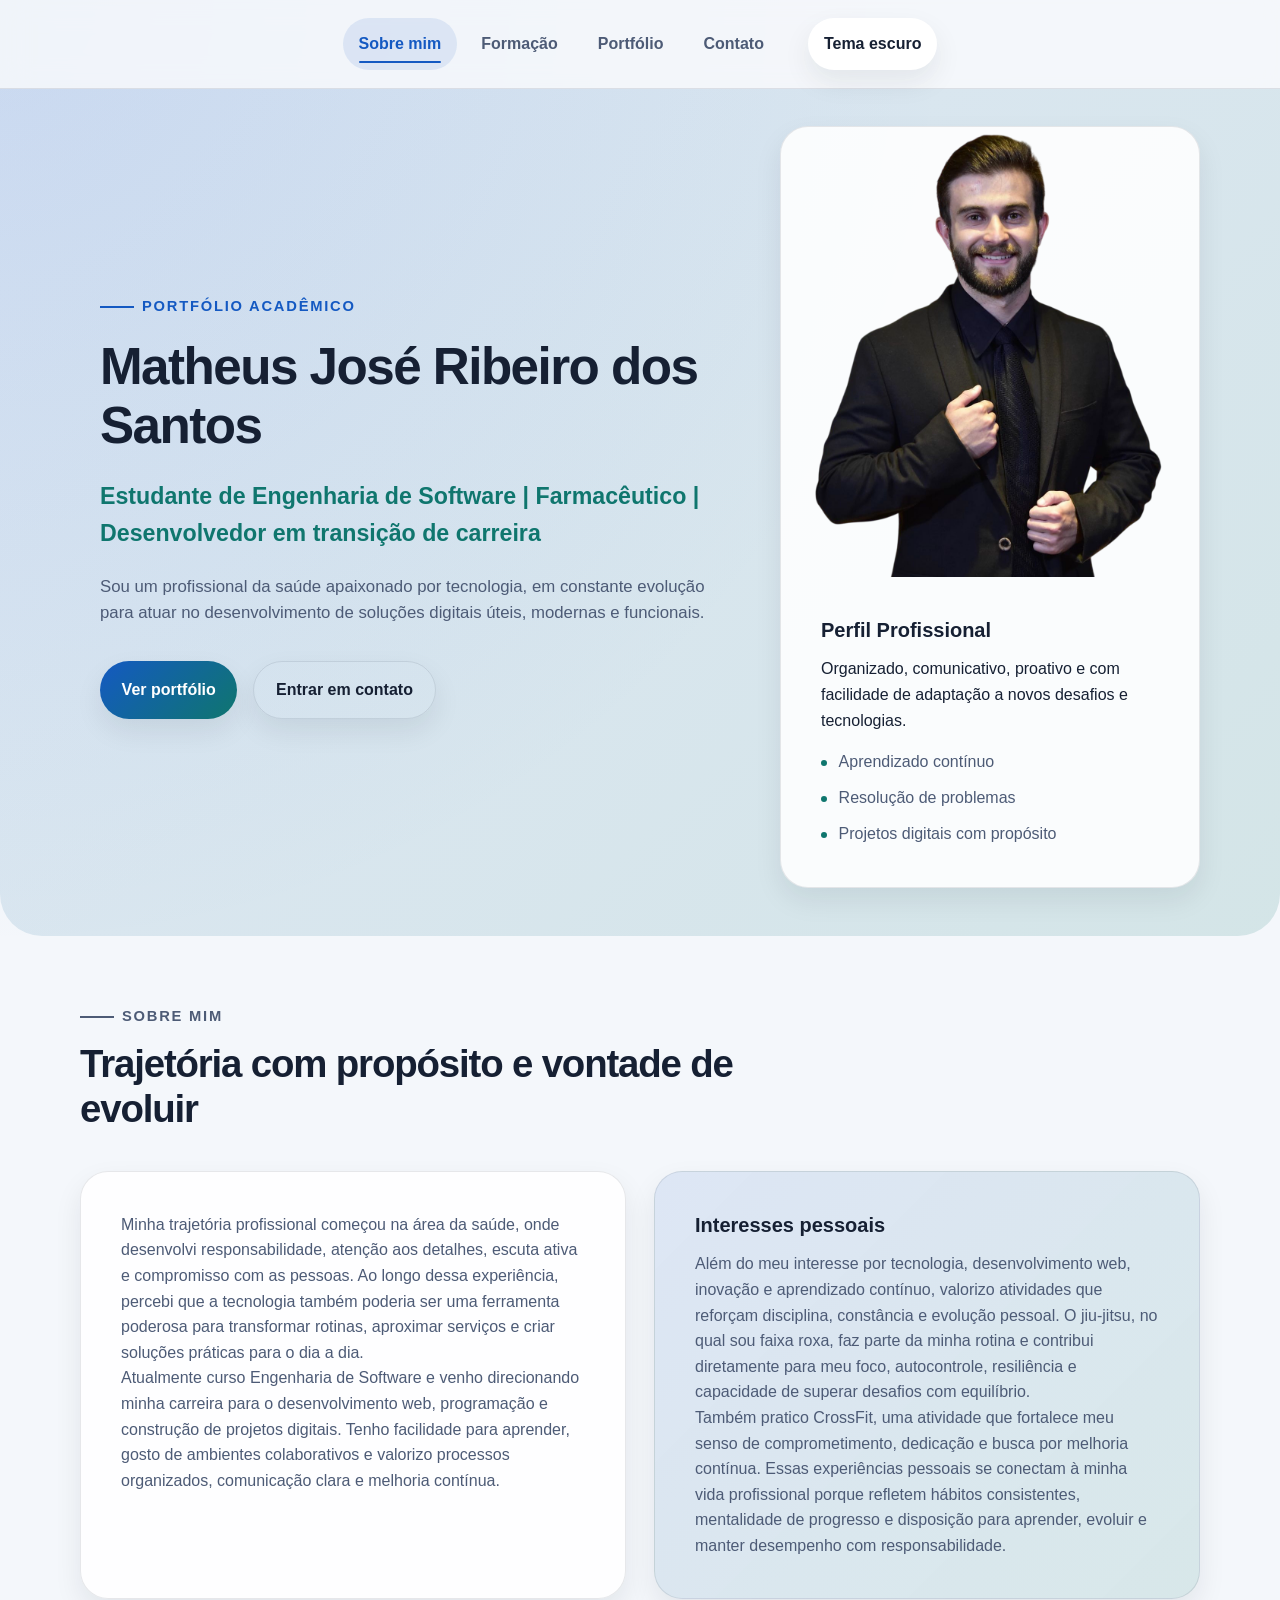
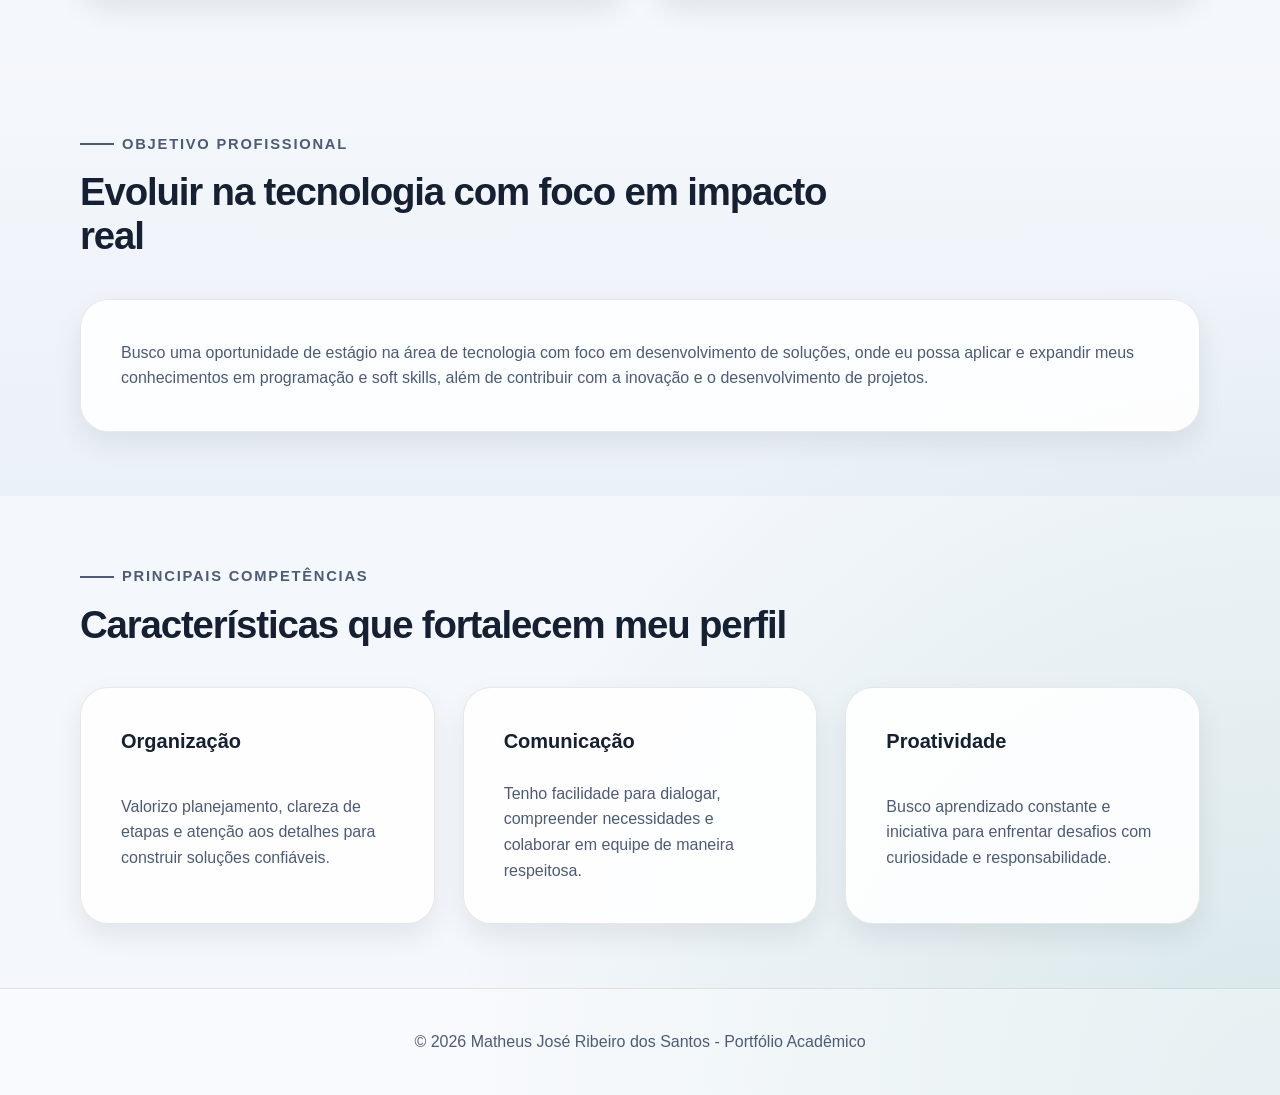
<file: index.html>
<!DOCTYPE html>
<html lang="pt-BR">
<head>
    <meta charset="UTF-8">
    <meta name="viewport" content="width=device-width, initial-scale=1.0">
    <meta name="description" content="Portfólio acadêmico e currículo online de Matheus José Ribeiro dos Santos.">
    <title>Sobre Mim | Matheus José Ribeiro dos Santos</title>
    <link rel="stylesheet" href="css/style.css">
    <script src="js/script.js" defer></script>
</head>
<body data-pagina="index.html">
    <!-- Cabeçalho fixo com navegação presente em todas as páginas -->
    <header class="cabecalhoFixo">
        <div class="limiteConteudo conteudoCabecalho">
            <button class="botaoMenu" type="button" aria-label="Abrir menu" aria-expanded="false" aria-controls="menuPrincipal">
                <span></span>
                <span></span>
                <span></span>
            </button>

            <nav class="menuPrincipal" id="menuPrincipal" aria-label="Menu principal">
                <ul class="listaNavegacao">
                    <li><a href="index.html">Sobre mim</a></li>
                    <li><a href="formacao.html">Formação</a></li>
                    <li><a href="portfolio.html">Portfólio</a></li>
                    <li><a href="contato.html">Contato</a></li>
                </ul>
                <button class="alternadorTema" type="button" aria-label="Alternar tema">Tema escuro</button>
            </nav>
        </div>
    </header>

    <main>
        <section class="secaoApresentacao">
            <div class="limiteConteudo gradeApresentacao">
                <div class="textoApresentacao revelar">
                    <p class="rotuloSecao">Portfólio Acadêmico</p>
                    <h1>Matheus José Ribeiro dos Santos</h1>
                    <p class="subtituloApresentacao">Estudante de Engenharia de Software | Farmacêutico | Desenvolvedor em transição de carreira</p>
                    <p class="descricaoApresentacao">
                        Sou um profissional da saúde apaixonado por tecnologia, em constante evolução para atuar no desenvolvimento
                        de soluções digitais úteis, modernas e funcionais.
                    </p>
                    <div class="acoesApresentacao">
                        <a class="botao botaoPrimario" href="portfolio.html">Ver portfólio</a>
                        <a class="botao botaoSecundario" href="contato.html">Entrar em contato</a>
                    </div>
                </div>

                <div class="cartaoApresentacao revelar">
                    <img src="img/foto-perfil-placeholder.jpg" alt="Imagem de perfil ilustrativa de Matheus José Ribeiro dos Santos">
                    <div class="conteudoCartaoApresentacao">
                        <h2>Perfil Profissional</h2>
                        <p>Organizado, comunicativo, proativo e com facilidade de adaptação a novos desafios e tecnologias.</p>
                        <ul class="destaquesPerfil">
                            <li>Aprendizado contínuo</li>
                            <li>Resolução de problemas</li>
                            <li>Projetos digitais com propósito</li>
                        </ul>
                    </div>
                </div>
            </div>
        </section>

        <section class="secaoConteudo">
            <div class="limiteConteudo">
                <div class="cabecalhoSecao revelar">
                    <p class="rotuloSecao">Sobre mim</p>
                    <h2>Trajetória com propósito e vontade de evoluir</h2>
                </div>

                <div class="gradeConteudo duasColunas">
                    <article class="painelInformacao revelar">
                        <p>
                            Minha trajetória profissional começou na área da saúde, onde desenvolvi responsabilidade, atenção aos detalhes,
                            escuta ativa e compromisso com as pessoas. Ao longo dessa experiência, percebi que a tecnologia também poderia ser
                            uma ferramenta poderosa para transformar rotinas, aproximar serviços e criar soluções práticas para o dia a dia.
                        </p>
                        <p>
                            Atualmente curso Engenharia de Software e venho direcionando minha carreira para o desenvolvimento web,
                            programação e construção de projetos digitais. Tenho facilidade para aprender, gosto de ambientes colaborativos
                            e valorizo processos organizados, comunicação clara e melhoria contínua.
                        </p>
                    </article>

                    <aside class="painelInformacao painelDestaque revelar">
                        <h3>Interesses pessoais</h3>
                        <p>
                            Além do meu interesse por tecnologia, desenvolvimento web, inovação e aprendizado contínuo,
                            valorizo atividades que reforçam disciplina, constância e evolução pessoal. O jiu-jitsu, no qual
                            sou faixa roxa, faz parte da minha rotina e contribui diretamente para meu foco, autocontrole,
                            resiliência e capacidade de superar desafios com equilíbrio.
                        </p>
                        <p>
                            Também pratico CrossFit, uma atividade que fortalece meu senso de comprometimento, dedicação e busca
                            por melhoria contínua. Essas experiências pessoais se conectam à minha vida profissional porque
                            refletem hábitos consistentes, mentalidade de progresso e disposição para aprender, evoluir e manter
                            desempenho com responsabilidade.
                        </p>
                    </aside>
                </div>
            </div>
        </section>

        <section class="secaoConteudo secaoSuave">
            <div class="limiteConteudo">
                <div class="cabecalhoSecao revelar">
                    <p class="rotuloSecao">Objetivo profissional</p>
                    <h2>Evoluir na tecnologia com foco em impacto real</h2>
                </div>

                <div class="cartaoObjetivo revelar">
                    <p>
                        Busco uma oportunidade de estágio na área de tecnologia com foco em desenvolvimento de soluções,
                        onde eu possa aplicar e expandir meus conhecimentos em programação e soft skills, além de contribuir
                        com a inovação e o desenvolvimento de projetos.
                    </p>
                </div>
            </div>
        </section>

        <section class="secaoConteudo">
            <div class="limiteConteudo">
                <div class="cabecalhoSecao revelar">
                    <p class="rotuloSecao">Principais competências</p>
                    <h2>Características que fortalecem meu perfil</h2>
                </div>

                <div class="gradeCartoes tresColunas">
                    <article class="cartao revelar">
                        <h3>Organização</h3>
                        <p>Valorizo planejamento, clareza de etapas e atenção aos detalhes para construir soluções confiáveis.</p>
                    </article>

                    <article class="cartao revelar">
                        <h3>Comunicação</h3>
                        <p>Tenho facilidade para dialogar, compreender necessidades e colaborar em equipe de maneira respeitosa.</p>
                    </article>

                    <article class="cartao revelar">
                        <h3>Proatividade</h3>
                        <p>Busco aprendizado constante e iniciativa para enfrentar desafios com curiosidade e responsabilidade.</p>
                    </article>
                </div>
            </div>
        </section>
    </main>

    <footer class="rodapePrincipal">
        <div class="limiteConteudo conteudoRodape">
            <p>&copy; 2026 Matheus José Ribeiro dos Santos - Portfólio Acadêmico</p>
        </div>
    </footer>
</body>
</html>
</file>
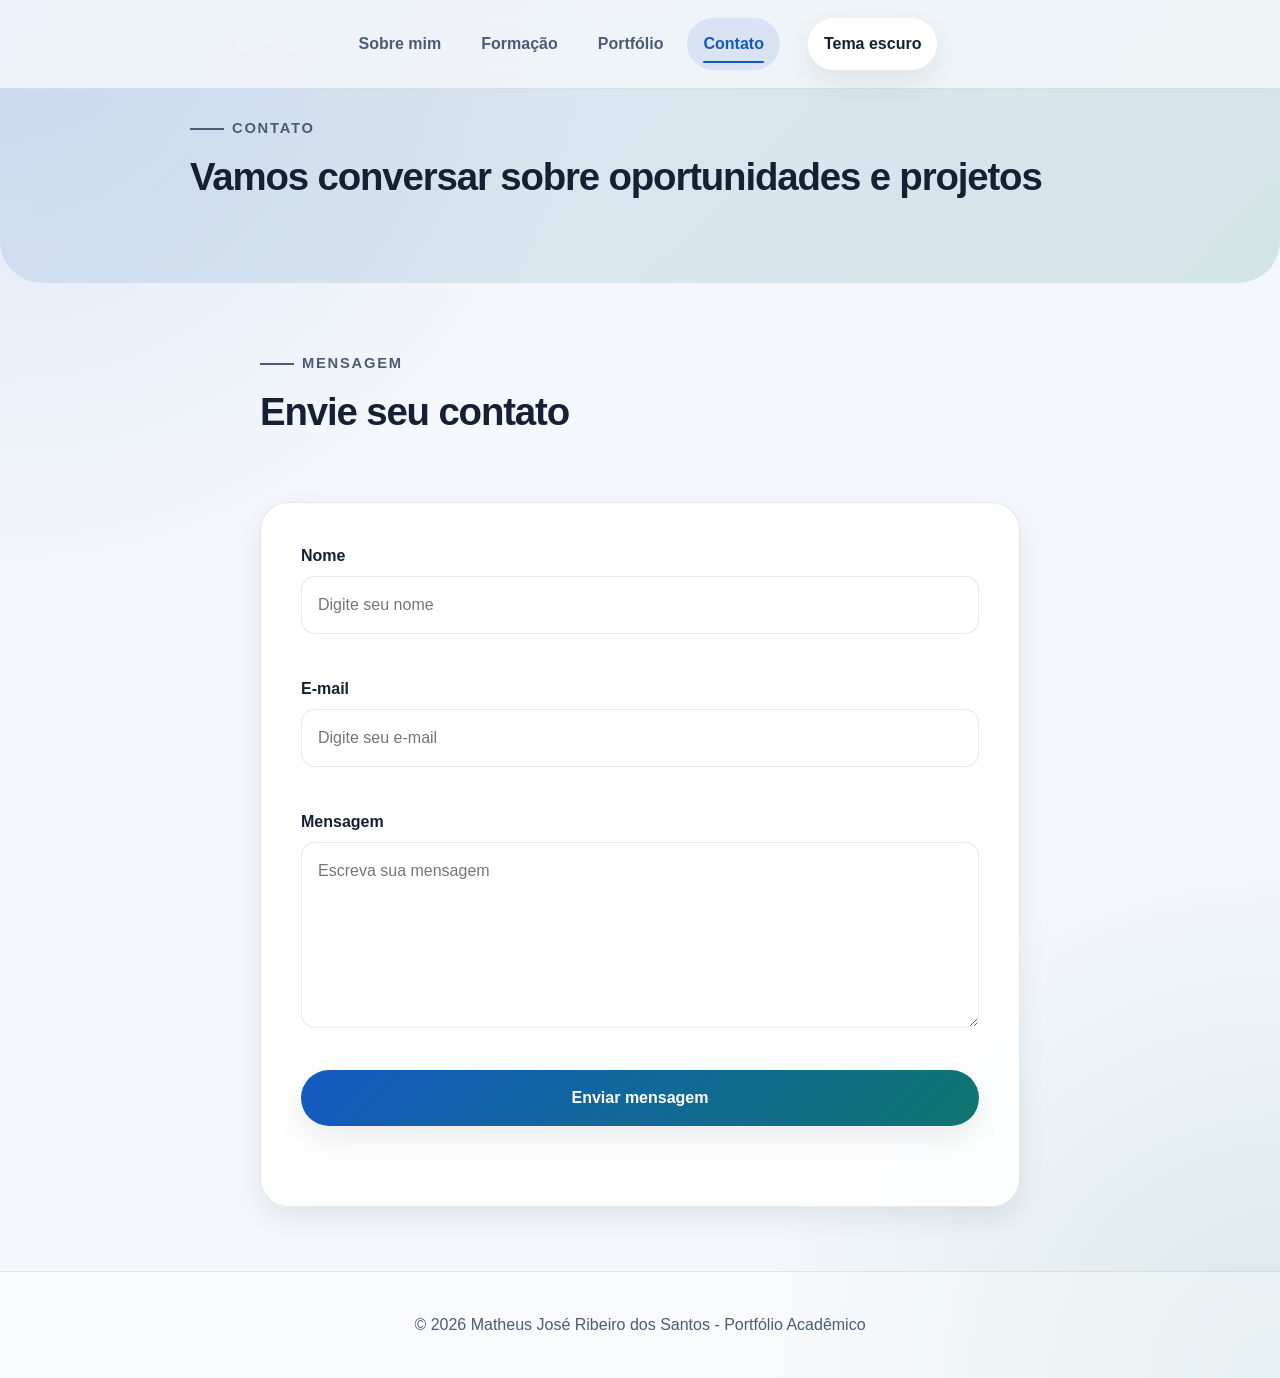
<file: contato.html>
<!DOCTYPE html>
<html lang="pt-BR">
<head>
    <meta charset="UTF-8">
    <meta name="viewport" content="width=device-width, initial-scale=1.0">
    <meta name="description" content="Página de contato do portfólio acadêmico de Matheus José Ribeiro dos Santos.">
    <title>Contato | Matheus José Ribeiro dos Santos</title>
    <link rel="stylesheet" href="css/style.css">
    <script src="js/script.js" defer></script>
</head>
<body data-pagina="contato.html">
    <header class="cabecalhoFixo">
        <div class="limiteConteudo conteudoCabecalho">
            <button class="botaoMenu" type="button" aria-label="Abrir menu" aria-expanded="false" aria-controls="menuPrincipal">
                <span></span>
                <span></span>
                <span></span>
            </button>

            <nav class="menuPrincipal" id="menuPrincipal" aria-label="Menu principal">
                <ul class="listaNavegacao">
                    <li><a href="index.html">Sobre mim</a></li>
                    <li><a href="formacao.html">Formação</a></li>
                    <li><a href="portfolio.html">Portfólio</a></li>
                    <li><a href="contato.html">Contato</a></li>
                </ul>
                <button class="alternadorTema" type="button" aria-label="Alternar tema">Tema escuro</button>
            </nav>
        </div>
    </header>

    <main class="paginaPrincipal">
        <section class="topoPagina topoCompacto">
            <div class="limiteConteudo revelar">
                <p class="rotuloSecao">Contato</p>
                <h1>Vamos conversar sobre oportunidades e projetos</h1>
            </div>
        </section>

        <section class="secaoConteudo">
            <div class="limiteConteudo">
                <div class="gradeConteudo gradeFormularioCentralizado">
                    <div class="pilhaConteudo revelar">
                        <div class="cabecalhoSecao">
                            <p class="rotuloSecao">Mensagem</p>
                            <h2>Envie seu contato</h2>
                        </div>

                        <!-- Formulário com validação realizada em JavaScript -->
                        <form class="formularioContato" id="formularioContato" novalidate>
                            <div class="grupoFormulario">
                                <label for="campoNome">Nome</label>
                                <input type="text" id="campoNome" name="campoNome" placeholder="Digite seu nome">
                                <small class="mensagemErro" id="mensagemErroNome"></small>
                            </div>

                            <div class="grupoFormulario">
                                <label for="campoEmail">E-mail</label>
                                <input type="email" id="campoEmail" name="campoEmail" placeholder="Digite seu e-mail">
                                <small class="mensagemErro" id="mensagemErroEmail"></small>
                            </div>

                            <div class="grupoFormulario">
                                <label for="campoMensagem">Mensagem</label>
                                <textarea id="campoMensagem" name="campoMensagem" rows="6" placeholder="Escreva sua mensagem"></textarea>
                                <small class="mensagemErro" id="mensagemErroMensagem"></small>
                            </div>

                            <button class="botao botaoPrimario botaoEnviar" type="submit">Enviar mensagem</button>
                            <p class="mensagemSucesso" id="mensagemSucessoFormulario" aria-live="polite"></p>
                        </form>
                    </div>
                </div>
            </div>
        </section>
    </main>

    <footer class="rodapePrincipal">
        <div class="limiteConteudo conteudoRodape">
            <p>&copy; 2026 Matheus José Ribeiro dos Santos - Portfólio Acadêmico</p>
        </div>
    </footer>
</body>
</html>
</file>
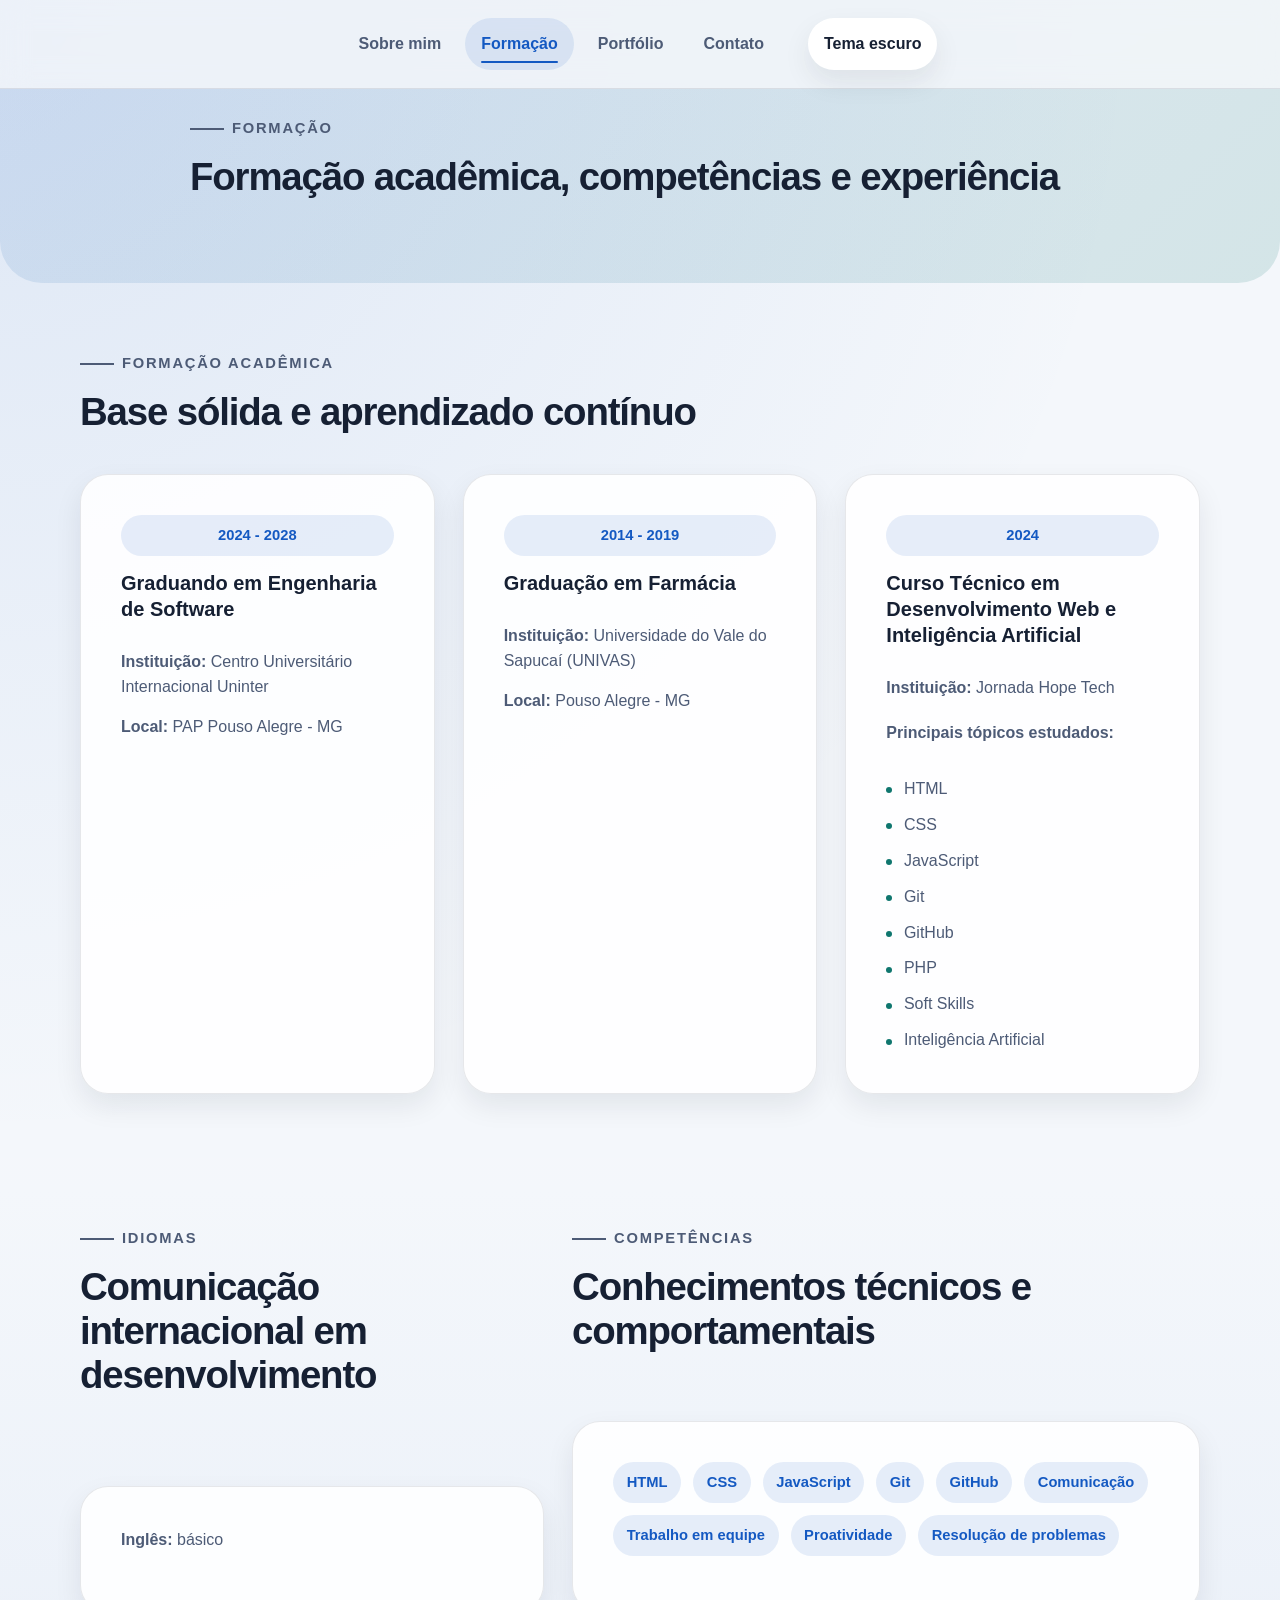
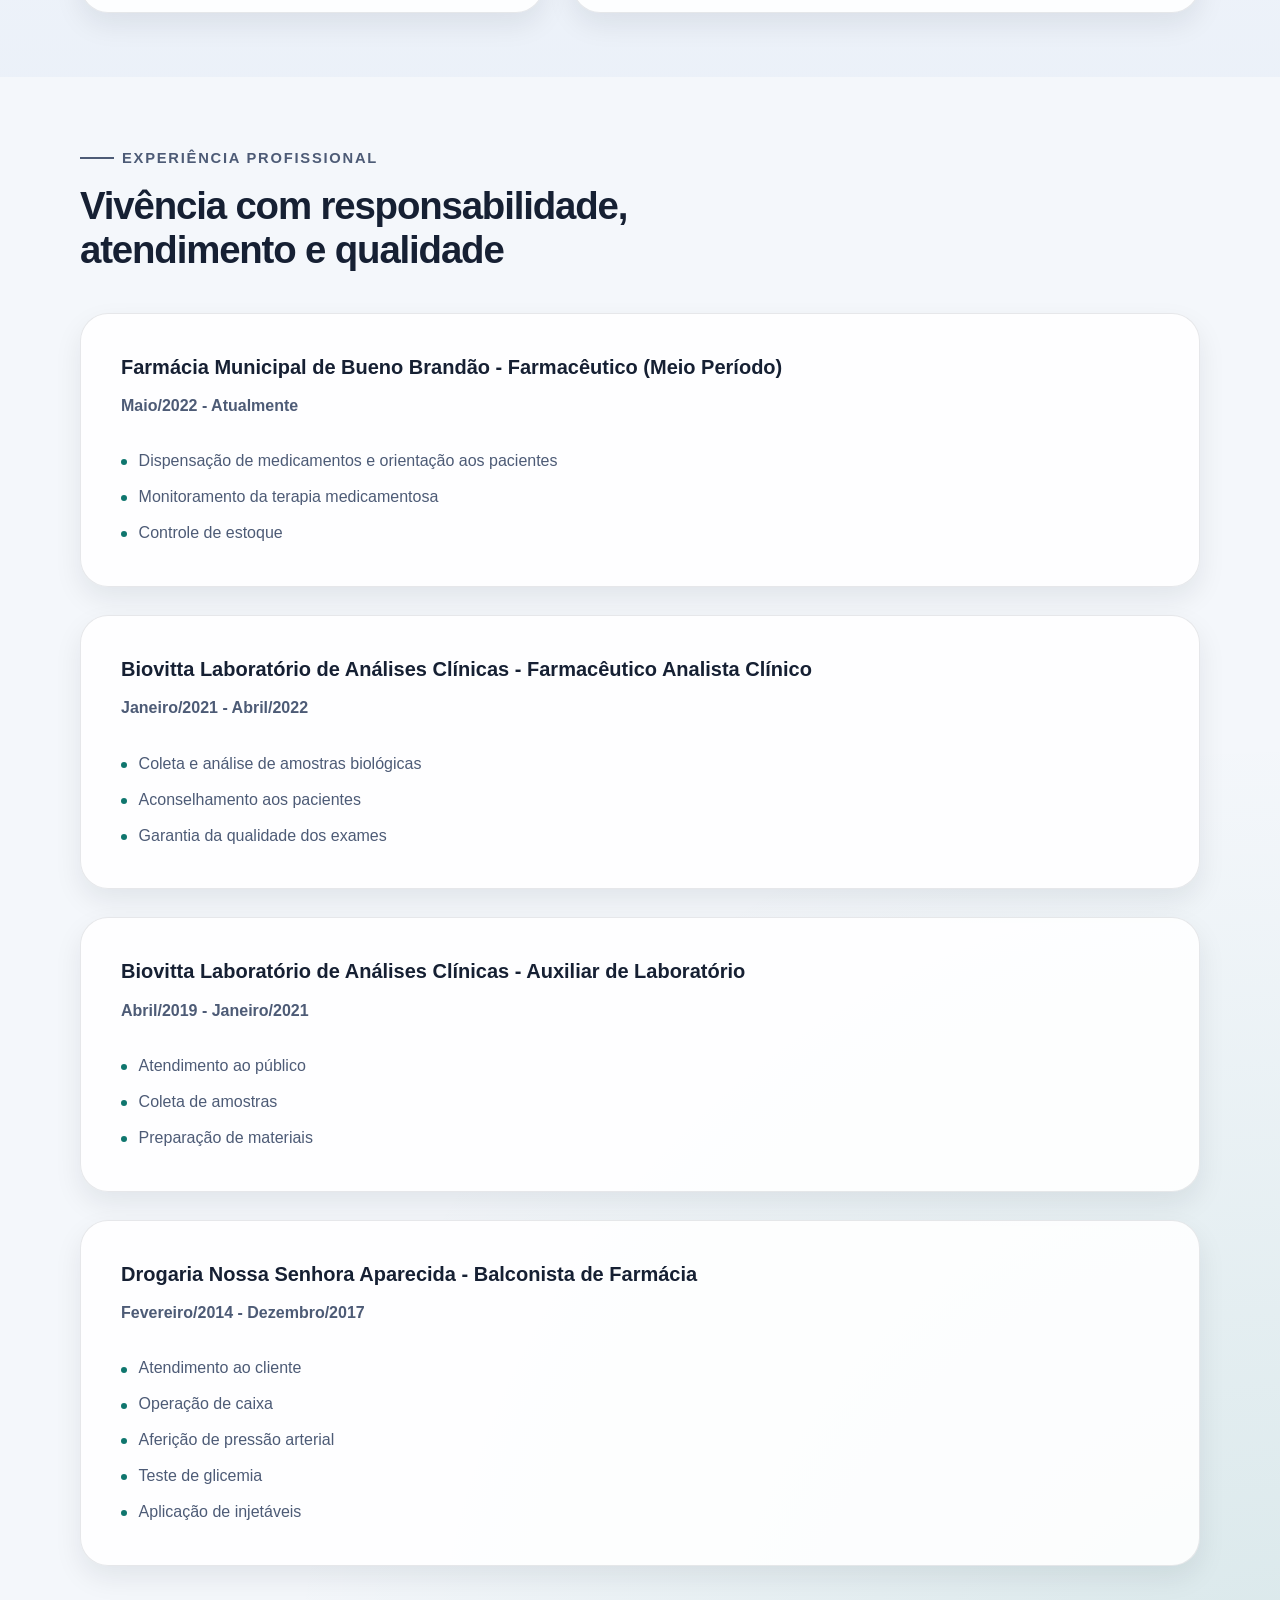
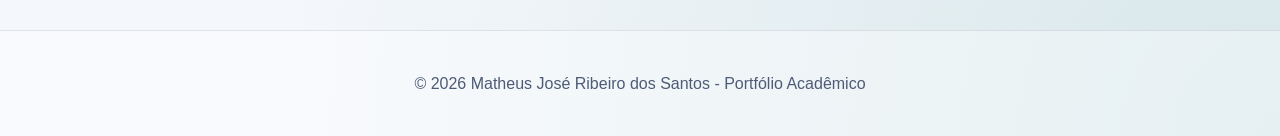
<file: formacao.html>
<!DOCTYPE html>
<html lang="pt-BR">
<head>
    <meta charset="UTF-8">
    <meta name="viewport" content="width=device-width, initial-scale=1.0">
    <meta name="description" content="Formação acadêmica, competências e experiência profissional de Matheus José Ribeiro dos Santos.">
    <title>Formação | Matheus José Ribeiro dos Santos</title>
    <link rel="stylesheet" href="css/style.css">
    <script src="js/script.js" defer></script>
</head>
<body data-pagina="formacao.html">
    <header class="cabecalhoFixo">
        <div class="limiteConteudo conteudoCabecalho">
            <button class="botaoMenu" type="button" aria-label="Abrir menu" aria-expanded="false" aria-controls="menuPrincipal">
                <span></span>
                <span></span>
                <span></span>
            </button>

            <nav class="menuPrincipal" id="menuPrincipal" aria-label="Menu principal">
                <ul class="listaNavegacao">
                    <li><a href="index.html">Sobre mim</a></li>
                    <li><a href="formacao.html">Formação</a></li>
                    <li><a href="portfolio.html">Portfólio</a></li>
                    <li><a href="contato.html">Contato</a></li>
                </ul>
                <button class="alternadorTema" type="button" aria-label="Alternar tema">Tema escuro</button>
            </nav>
        </div>
    </header>

    <main class="paginaPrincipal">
        <section class="topoPagina topoCompacto">
            <div class="limiteConteudo revelar">
                <p class="rotuloSecao">Formação</p>
                <h1>Formação acadêmica, competências e experiência</h1>
            </div>
        </section>

        <section class="secaoConteudo">
            <div class="limiteConteudo">
                <div class="cabecalhoSecao revelar">
                    <p class="rotuloSecao">Formação acadêmica</p>
                    <h2>Base sólida e aprendizado contínuo</h2>
                </div>

                <div class="gradeCartoes tresColunas">
                    <article class="cartao cartaoLinhaTempo revelar">
                        <span class="dataCartao">2024 - 2028</span>
                        <h3>Graduando em Engenharia de Software</h3>
                        <p><strong>Instituição:</strong> Centro Universitário Internacional Uninter</p>
                        <p><strong>Local:</strong> PAP Pouso Alegre - MG</p>
                    </article>

                    <article class="cartao cartaoLinhaTempo revelar">
                        <span class="dataCartao">2014 - 2019</span>
                        <h3>Graduação em Farmácia</h3>
                        <p><strong>Instituição:</strong> Universidade do Vale do Sapucaí (UNIVAS)</p>
                        <p><strong>Local:</strong> Pouso Alegre - MG</p>
                    </article>

                    <article class="cartao cartaoLinhaTempo revelar">
                        <span class="dataCartao">2024</span>
                        <h3>Curso Técnico em Desenvolvimento Web e Inteligência Artificial</h3>
                        <p><strong>Instituição:</strong> Jornada Hope Tech</p>
                        <p class="tituloListaCartao"><strong>Principais tópicos estudados:</strong></p>
                        <ul class="listaCartao">
                            <li>HTML</li>
                            <li>CSS</li>
                            <li>JavaScript</li>
                            <li>Git</li>
                            <li>GitHub</li>
                            <li>PHP</li>
                            <li>Soft Skills</li>
                            <li>Inteligência Artificial</li>
                        </ul>
                    </article>
                </div>
            </div>
        </section>

        <section class="secaoConteudo secaoSuave">
            <div class="limiteConteudo">
                <div class="gradeConteudo layoutLateral">
                    <div class="pilhaConteudo">
                        <div class="cabecalhoSecao revelar">
                            <p class="rotuloSecao">Idiomas</p>
                            <h2>Comunicação internacional em desenvolvimento</h2>
                        </div>
                        <article class="painelInformacao revelar">
                            <p><strong>Inglês:</strong> básico</p>
                        </article>
                    </div>

                    <div class="pilhaConteudo">
                        <div class="cabecalhoSecao revelar">
                            <p class="rotuloSecao">Competências</p>
                            <h2>Conhecimentos técnicos e comportamentais</h2>
                        </div>
                        <article class="painelInformacao revelar">
                            <div class="listaEtiquetas">
                                <span>HTML</span>
                                <span>CSS</span>
                                <span>JavaScript</span>
                                <span>Git</span>
                                <span>GitHub</span>
                                <span>Comunicação</span>
                                <span>Trabalho em equipe</span>
                                <span>Proatividade</span>
                                <span>Resolução de problemas</span>
                            </div>
                        </article>
                    </div>
                </div>
            </div>
        </section>

        <section class="secaoConteudo">
            <div class="limiteConteudo">
                <div class="cabecalhoSecao revelar">
                    <p class="rotuloSecao">Experiência Profissional</p>
                    <h2>Vivência com responsabilidade, atendimento e qualidade</h2>
                </div>

                <div class="listaExperiencias">
                    <article class="cartao cartaoExperiencia revelar">
                        <div class="cabecalhoExperiencia">
                            <div>
                                <h3>Farmácia Municipal de Bueno Brandão - Farmacêutico (Meio Período)</h3>
                                <p class="periodoExperiencia">Maio/2022 - Atualmente</p>
                            </div>
                        </div>
                        <ul class="listaCartao">
                            <li>Dispensação de medicamentos e orientação aos pacientes</li>
                            <li>Monitoramento da terapia medicamentosa</li>
                            <li>Controle de estoque</li>
                        </ul>
                    </article>

                    <article class="cartao cartaoExperiencia revelar">
                        <div class="cabecalhoExperiencia">
                            <div>
                                <h3>Biovitta Laboratório de Análises Clínicas - Farmacêutico Analista Clínico</h3>
                                <p class="periodoExperiencia">Janeiro/2021 - Abril/2022</p>
                            </div>
                        </div>
                        <ul class="listaCartao">
                            <li>Coleta e análise de amostras biológicas</li>
                            <li>Aconselhamento aos pacientes</li>
                            <li>Garantia da qualidade dos exames</li>
                        </ul>
                    </article>

                    <article class="cartao cartaoExperiencia revelar">
                        <div class="cabecalhoExperiencia">
                            <div>
                                <h3>Biovitta Laboratório de Análises Clínicas - Auxiliar de Laboratório</h3>
                                <p class="periodoExperiencia">Abril/2019 - Janeiro/2021</p>
                            </div>
                        </div>
                        <ul class="listaCartao">
                            <li>Atendimento ao público</li>
                            <li>Coleta de amostras</li>
                            <li>Preparação de materiais</li>
                        </ul>
                    </article>

                    <article class="cartao cartaoExperiencia revelar">
                        <div class="cabecalhoExperiencia">
                            <div>
                                <h3>Drogaria Nossa Senhora Aparecida - Balconista de Farmácia</h3>
                                <p class="periodoExperiencia">Fevereiro/2014 - Dezembro/2017</p>
                            </div>
                        </div>
                        <ul class="listaCartao">
                            <li>Atendimento ao cliente</li>
                            <li>Operação de caixa</li>
                            <li>Aferição de pressão arterial</li>
                            <li>Teste de glicemia</li>
                            <li>Aplicação de injetáveis</li>
                        </ul>
                    </article>
                </div>
            </div>
        </section>
    </main>

    <footer class="rodapePrincipal">
        <div class="limiteConteudo conteudoRodape">
            <p>&copy; 2026 Matheus José Ribeiro dos Santos - Portfólio Acadêmico</p>
        </div>
    </footer>
</body>
</html>
</file>
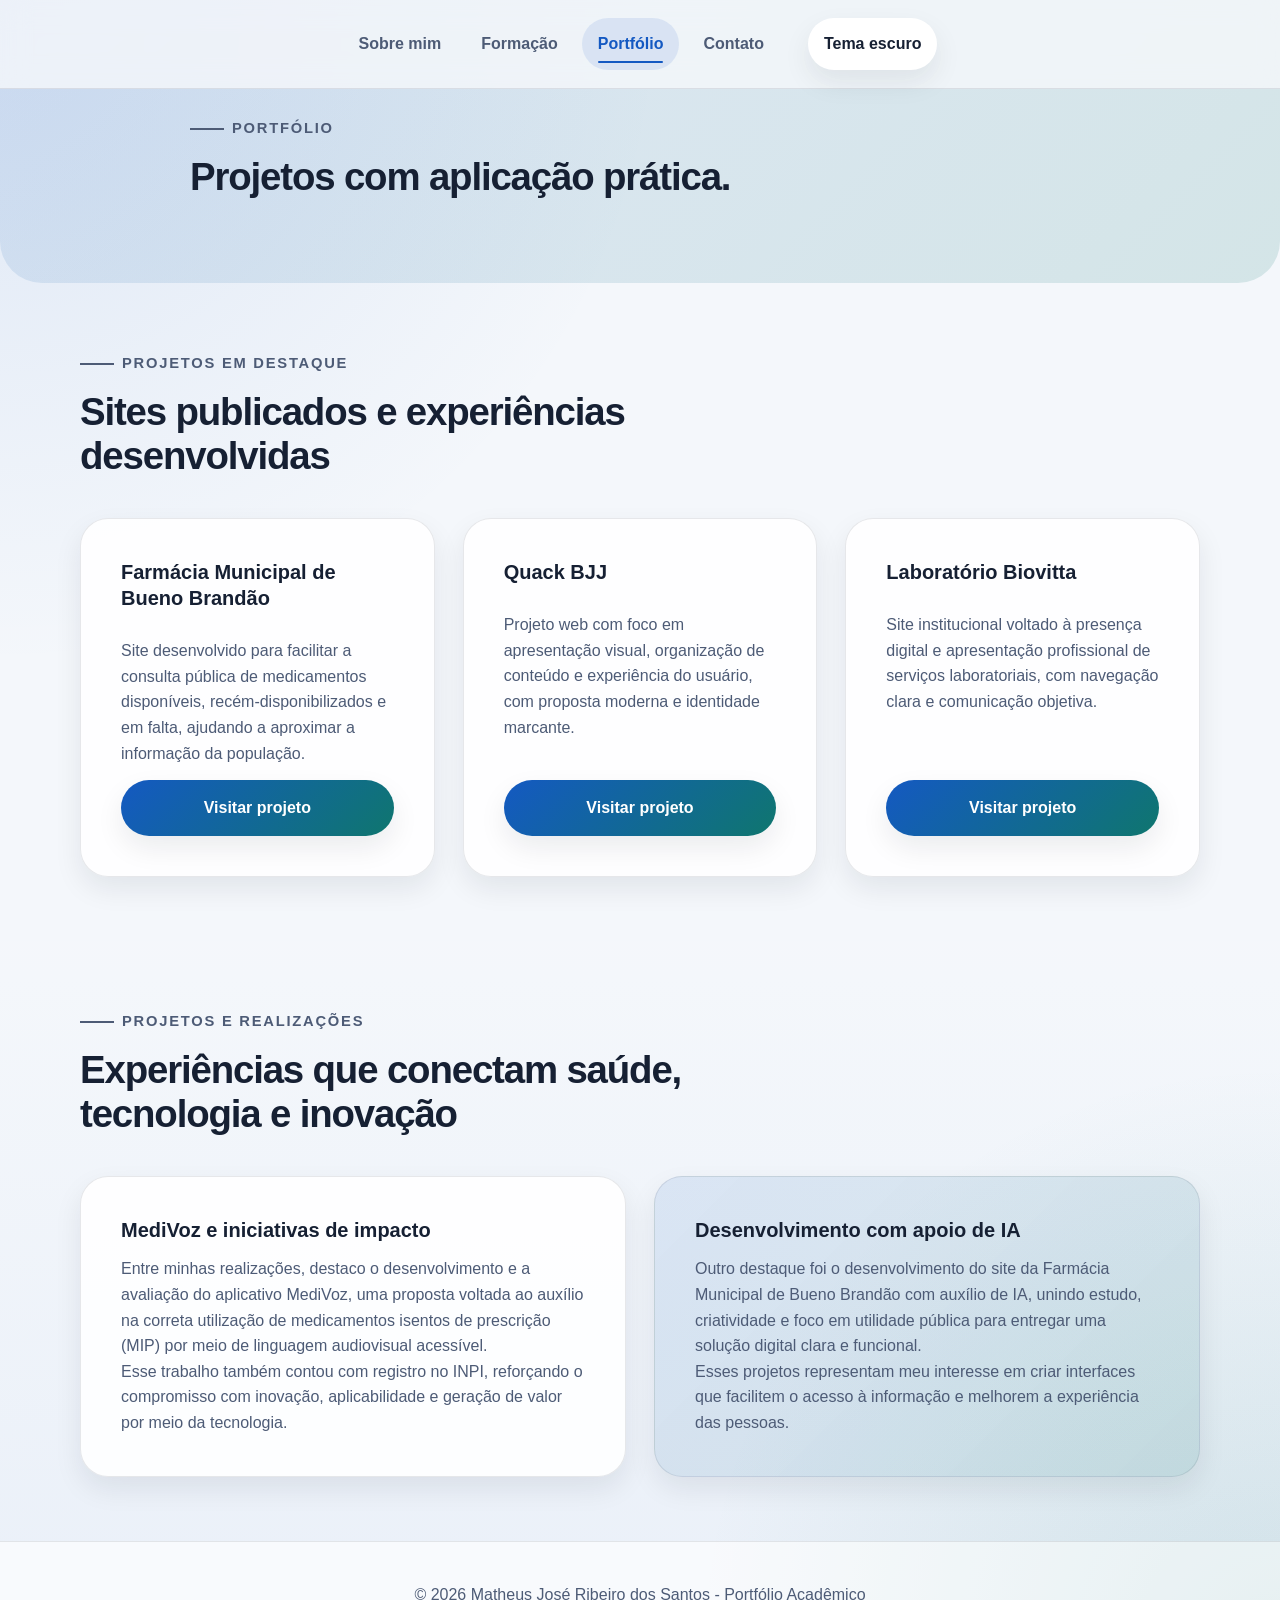
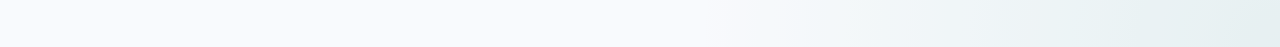
<file: portfolio.html>
<!DOCTYPE html>
<html lang="pt-BR">
<head>
    <meta charset="UTF-8">
    <meta name="viewport" content="width=device-width, initial-scale=1.0">
    <meta name="description" content="Portfólio com projetos e realizações de Matheus José Ribeiro dos Santos.">
    <title>Portfólio | Matheus José Ribeiro dos Santos</title>
    <link rel="stylesheet" href="css/style.css">
    <script src="js/script.js" defer></script>
</head>
<body data-pagina="portfolio.html">
    <header class="cabecalhoFixo">
        <div class="limiteConteudo conteudoCabecalho">
            <button class="botaoMenu" type="button" aria-label="Abrir menu" aria-expanded="false" aria-controls="menuPrincipal">
                <span></span>
                <span></span>
                <span></span>
            </button>

            <nav class="menuPrincipal" id="menuPrincipal" aria-label="Menu principal">
                <ul class="listaNavegacao">
                    <li><a href="index.html">Sobre mim</a></li>
                    <li><a href="formacao.html">Formação</a></li>
                    <li><a href="portfolio.html">Portfólio</a></li>
                    <li><a href="contato.html">Contato</a></li>
                </ul>
                <button class="alternadorTema" type="button" aria-label="Alternar tema">Tema escuro</button>
            </nav>
        </div>
    </header>

    <main class="paginaPrincipal">
        <section class="topoPagina topoCompacto">
            <div class="limiteConteudo revelar">
                <p class="rotuloSecao">Portfólio</p>
                <h1>Projetos com aplicação prática.</h1>
            </div>
        </section>

        <section class="secaoConteudo">
            <div class="limiteConteudo">
                <div class="cabecalhoSecao revelar">
                    <p class="rotuloSecao">Projetos em destaque</p>
                    <h2>Sites publicados e experiências desenvolvidas</h2>
                </div>

                <div class="gradeCartoes tresColunas">
                    <article class="cartao cartaoProjeto revelar">
                        <h3>Farmácia Municipal de Bueno Brandão</h3>
                        <p>
                            Site desenvolvido para facilitar a consulta pública de medicamentos disponíveis, recém-disponibilizados
                            e em falta, ajudando a aproximar a informação da população.
                        </p>
                        <a class="botao botaoPrimario" href="https://farmaciamunicipalbb.vercel.app/" target="_blank" rel="noopener noreferrer">Visitar projeto</a>
                    </article>

                    <article class="cartao cartaoProjeto revelar">
                        <h3>Quack BJJ</h3>
                        <p>
                            Projeto web com foco em apresentação visual, organização de conteúdo e experiência do usuário,
                            com proposta moderna e identidade marcante.
                        </p>
                        <a class="botao botaoPrimario" href="https://quackbjj.vercel.app/" target="_blank" rel="noopener noreferrer">Visitar projeto</a>
                    </article>

                    <article class="cartao cartaoProjeto revelar">
                        <h3>Laboratório Biovitta</h3>
                        <p>
                            Site institucional voltado à presença digital e apresentação profissional de serviços laboratoriais,
                            com navegação clara e comunicação objetiva.
                        </p>
                        <a class="botao botaoPrimario" href="https://www.laboratoriobiovitta.com.br/" target="_blank" rel="noopener noreferrer">Visitar projeto</a>
                    </article>
                </div>
            </div>
        </section>

        <section class="secaoConteudo secaoSuave">
            <div class="limiteConteudo">
                <div class="cabecalhoSecao revelar">
                    <p class="rotuloSecao">Projetos e Realizações</p>
                    <h2>Experiências que conectam saúde, tecnologia e inovação</h2>
                </div>

                <div class="gradeConteudo duasColunas">
                    <article class="painelInformacao revelar">
                        <h3>MediVoz e iniciativas de impacto</h3>
                        <p>
                            Entre minhas realizações, destaco o desenvolvimento e a avaliação do aplicativo MediVoz,
                            uma proposta voltada ao auxílio na correta utilização de medicamentos isentos de prescrição (MIP)
                            por meio de linguagem audiovisual acessível.
                        </p>
                        <p>
                            Esse trabalho também contou com registro no INPI, reforçando o compromisso com inovação,
                            aplicabilidade e geração de valor por meio da tecnologia.
                        </p>
                    </article>

                    <article class="painelInformacao painelDestaque revelar">
                        <h3>Desenvolvimento com apoio de IA</h3>
                        <p>
                            Outro destaque foi o desenvolvimento do site da Farmácia Municipal de Bueno Brandão com auxílio de IA,
                            unindo estudo, criatividade e foco em utilidade pública para entregar uma solução digital clara e funcional.
                        </p>
                        <p>
                            Esses projetos representam meu interesse em criar interfaces que facilitem o acesso à informação
                            e melhorem a experiência das pessoas.
                        </p>
                    </article>
                </div>
            </div>
        </section>
    </main>

    <footer class="rodapePrincipal">
        <div class="limiteConteudo conteudoRodape">
            <p>&copy; 2026 Matheus José Ribeiro dos Santos - Portfólio Acadêmico</p>
        </div>
    </footer>
</body>
</html>
</file>
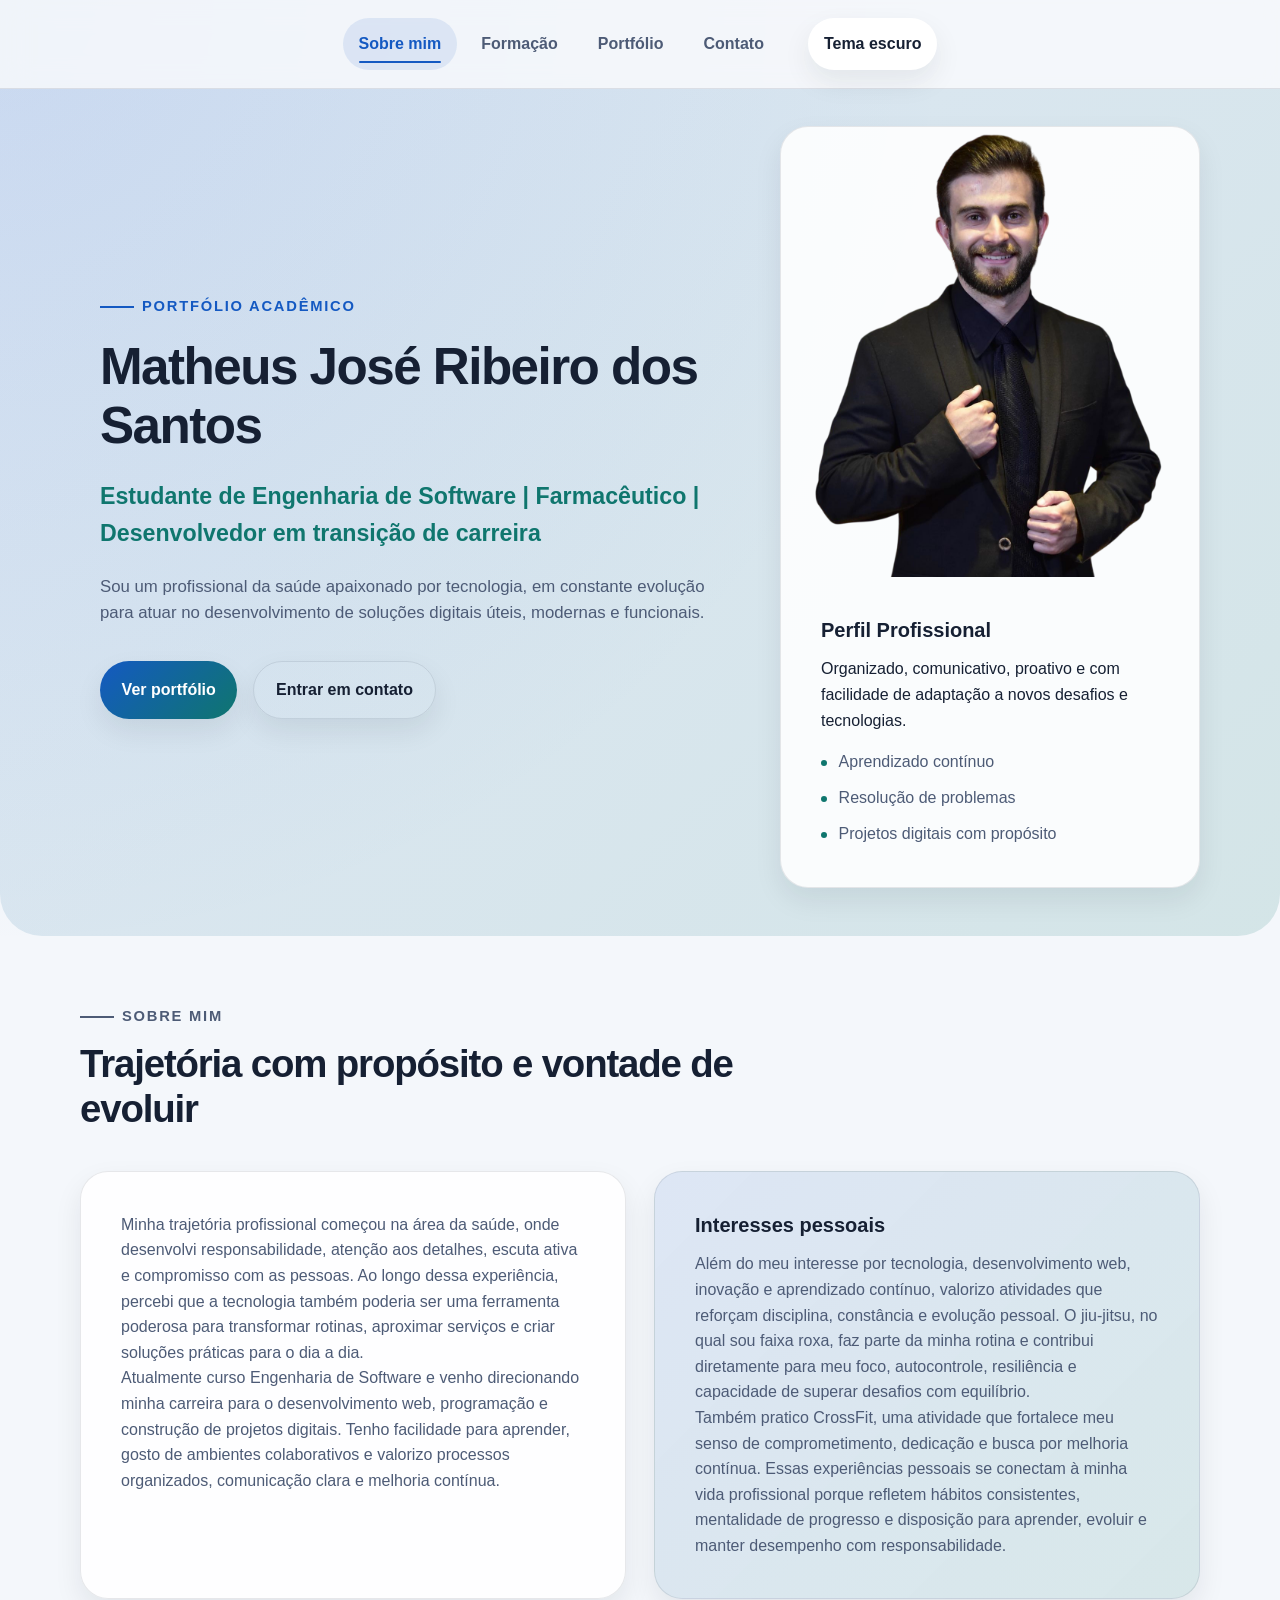
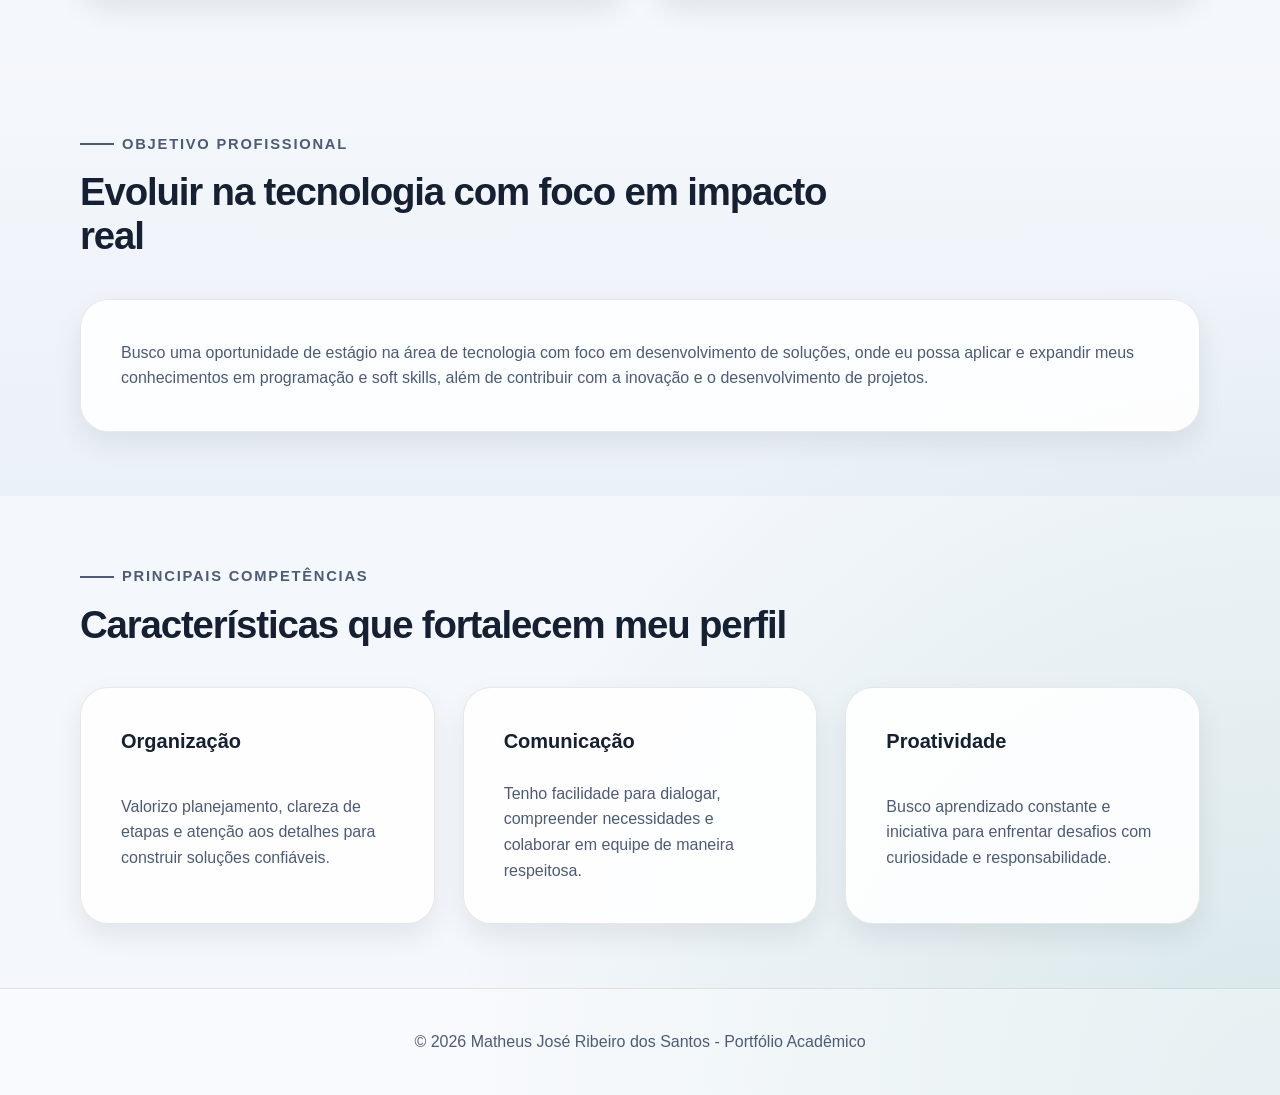
<file: sobre.html>
<!DOCTYPE html>
<html lang="pt-BR">
<head>
    <meta charset="UTF-8">
    <meta http-equiv="refresh" content="0; url=index.html">
    <meta name="viewport" content="width=device-width, initial-scale=1.0">
    <title>Redirecionando...</title>
    <script>
        window.location.replace("index.html");
    </script>
</head>
<body>
    <p>Redirecionando para a página inicial. Se necessário, <a href="index.html">clique aqui</a>.</p>
</body>
</html>
</file>
<file: css/style.css>
/* Reset básico para padronizar espaçamentos e box model */
*,
*::before,
*::after {
    box-sizing: border-box;
    margin: 0;
    padding: 0;
}

:root {
    --corFundo: #f4f7fb;
    --corSuperficie: rgba(255, 255, 255, 0.88);
    --corSuperficieForte: #ffffff;
    --corTexto: #162033;
    --corTextoSuave: #4d5b76;
    --corPrimaria: #1459c2;
    --corPrimariaForte: #0d47a1;
    --corSecundaria: #0f766e;
    --corBorda: rgba(22, 32, 51, 0.1);
    --sombraPrincipal: 0 18px 48px rgba(15, 23, 42, 0.12);
    --sombraSuave: 0 12px 28px rgba(15, 23, 42, 0.08);
    --corSucesso: #176b3d;
    --corErro: #b42318;
    --degradeApresentacao: linear-gradient(135deg, rgba(20, 89, 194, 0.1), rgba(15, 118, 110, 0.14));
    --raioGrande: 28px;
    --raioMedio: 20px;
    --raioPequeno: 14px;
    --espacamentoMinimo: 0.5rem;
    --espacamentoPequeno: 0.875rem;
    --espacamentoMedio: 1.25rem;
    --espacamentoGrande: 1.75rem;
    --espacamentoExtraGrande: 2.5rem;
    --espacamentoMaximo: 4rem;
    --larguraConteudo: 1120px;
    --alturaCabecalho: 88px;
    --transicaoPadrao: 0.3s ease;
}

/* Tema escuro controlado por classe no body */
body.temaEscuro {
    --corFundo: #07111f;
    --corSuperficie: rgba(14, 27, 46, 0.9);
    --corSuperficieForte: #10213b;
    --corTexto: #eef4ff;
    --corTextoSuave: #b2bfd6;
    --corPrimaria: #6ba8ff;
    --corPrimariaForte: #8ab9ff;
    --corSecundaria: #49c5bb;
    --corBorda: rgba(196, 210, 234, 0.12);
    --sombraPrincipal: 0 18px 48px rgba(2, 6, 23, 0.46);
    --sombraSuave: 0 12px 28px rgba(2, 6, 23, 0.34);
    --corSucesso: #71d19a;
    --corErro: #ff8b8b;
    --degradeApresentacao: linear-gradient(135deg, rgba(107, 168, 255, 0.14), rgba(73, 197, 187, 0.15));
}

html {
    scroll-behavior: smooth;
}

body {
    min-height: 100vh;
    background:
        radial-gradient(circle at top left, rgba(20, 89, 194, 0.1), transparent 32%),
        radial-gradient(circle at bottom right, rgba(15, 118, 110, 0.12), transparent 28%),
        var(--corFundo);
    color: var(--corTexto);
    font-family: "Segoe UI", Tahoma, Geneva, Verdana, sans-serif;
    line-height: 1.6;
    transition: background-color var(--transicaoPadrao), color var(--transicaoPadrao);
}

img {
    display: block;
    max-width: 100%;
}

a {
    color: inherit;
    text-decoration: none;
}

ul {
    list-style: none;
}

button,
input,
textarea {
    font: inherit;
}

main {
    padding-top: var(--alturaCabecalho);
}

.paginaPrincipal {
    padding-top: 0;
}

.limiteConteudo {
    width: min(calc(100% - 2rem), var(--larguraConteudo));
    margin: 0 auto;
}

.secaoConteudo {
    padding: var(--espacamentoMaximo) 0;
}

.secaoSuave {
    background: linear-gradient(180deg, rgba(255, 255, 255, 0.05), rgba(20, 89, 194, 0.04));
}

.pilhaConteudo {
    display: grid;
    gap: var(--espacamentoGrande);
}

.cabecalhoSecao {
    margin-bottom: var(--espacamentoExtraGrande);
    max-width: 760px;
}

.cabecalhoSecao h1,
.cabecalhoSecao h2,
.textoApresentacao h1,
.topoPagina h1 {
    font-size: clamp(2rem, 4vw, 3.4rem);
    line-height: 1.15;
    letter-spacing: -0.03em;
}

.topoPagina h1,
.cabecalhoSecao h2 {
    font-size: clamp(1.75rem, 3vw, 2.6rem);
}

.cabecalhoSecao p,
.topoPagina p,
.descricaoApresentacao,
.painelInformacao p,
.cartao p,
.cartaoObjetivo p,
.notaContato {
    color: var(--corTextoSuave);
}

.rotuloSecao {
    display: inline-flex;
    align-items: center;
    gap: 0.5rem;
    margin-bottom: var(--espacamentoPequeno);
    color: var(--corPrimaria);
    font-size: 0.92rem;
    font-weight: 700;
    letter-spacing: 0.12em;
    text-transform: uppercase;
}

.rotuloSecao::before {
    content: "";
    width: 34px;
    height: 2px;
    background: currentColor;
}

/* Cabeçalho fixo com leve transparência para manter o visual moderno */
.cabecalhoFixo {
    position: fixed;
    top: 0;
    left: 0;
    width: 100%;
    z-index: 1000;
    backdrop-filter: blur(14px);
    background: rgba(244, 247, 251, 0.82);
    border-bottom: 1px solid var(--corBorda);
    transition: background-color var(--transicaoPadrao), border-color var(--transicaoPadrao);
}

body.temaEscuro .cabecalhoFixo {
    background: rgba(7, 17, 31, 0.85);
}

.conteudoCabecalho {
    position: relative;
    min-height: var(--alturaCabecalho);
    display: flex;
    align-items: center;
    justify-content: center;
    gap: var(--espacamentoMedio);
}

.marcaPessoal {
    display: inline-flex;
    align-items: center;
    gap: 0.85rem;
    font-weight: 700;
    letter-spacing: -0.02em;
}

.marcaInicial {
    width: 44px;
    height: 44px;
    display: grid;
    place-items: center;
    border-radius: 14px;
    background: linear-gradient(135deg, var(--corPrimaria), var(--corSecundaria));
    color: #ffffff;
    box-shadow: var(--sombraSuave);
}

.marcaTexto {
    font-size: 1rem;
}

.menuPrincipal {
    display: flex;
    align-items: center;
    justify-content: center;
    width: 100%;
    gap: var(--espacamentoGrande);
}

.listaNavegacao {
    display: flex;
    align-items: center;
    gap: 0.5rem;
}

.listaNavegacao a {
    position: relative;
    display: inline-flex;
    padding: 0.85rem 1rem;
    border-radius: 999px;
    color: var(--corTextoSuave);
    font-weight: 600;
    transition: color var(--transicaoPadrao), background-color var(--transicaoPadrao), transform var(--transicaoPadrao);
}

.listaNavegacao a:hover,
.listaNavegacao a:focus-visible,
.listaNavegacao a.ativo {
    color: var(--corPrimaria);
    background: rgba(20, 89, 194, 0.1);
}

.listaNavegacao a.ativo::after {
    content: "";
    position: absolute;
    left: 1rem;
    right: 1rem;
    bottom: 0.45rem;
    height: 2px;
    border-radius: 999px;
    background: var(--corPrimaria);
}

.alternadorTema,
.botao {
    border: 0;
    cursor: pointer;
    transition: transform var(--transicaoPadrao), background-color var(--transicaoPadrao), color var(--transicaoPadrao), box-shadow var(--transicaoPadrao);
}

.alternadorTema {
    padding: 0.85rem 1rem;
    border-radius: 999px;
    background: var(--corSuperficieForte);
    color: var(--corTexto);
    box-shadow: var(--sombraSuave);
    font-weight: 600;
}

.alternadorTema:hover,
.alternadorTema:focus-visible,
.botao:hover,
.botao:focus-visible {
    transform: translateY(-2px);
}

.botaoMenu {
    display: none;
    position: absolute;
    right: 0;
    top: 50%;
    transform: translateY(-50%);
    flex-direction: column;
    justify-content: center;
    gap: 5px;
    width: 48px;
    height: 48px;
    border: 0;
    border-radius: 14px;
    background: var(--corSuperficieForte);
    box-shadow: var(--sombraSuave);
    cursor: pointer;
}

/* Botão hambúrguer simples sem bibliotecas externas */
.botaoMenu span {
    width: 22px;
    height: 2px;
    margin: 0 auto;
    border-radius: 999px;
    background: var(--corTexto);
    transition: transform var(--transicaoPadrao), opacity var(--transicaoPadrao);
}

.botaoMenu.estaAberto span:nth-child(1) {
    transform: translateY(7px) rotate(45deg);
}

.botaoMenu.estaAberto span:nth-child(2) {
    opacity: 0;
}

.botaoMenu.estaAberto span:nth-child(3) {
    transform: translateY(-7px) rotate(-45deg);
}

.secaoApresentacao,
.topoPagina {
    position: relative;
    overflow: hidden;
}

.secaoApresentacao::before,
.topoPagina::before {
    content: "";
    position: absolute;
    inset: 0;
    height: 100%;
    background: var(--degradeApresentacao);
    border-radius: 0 0 42px 42px;
    z-index: -1;
}

.gradeApresentacao {
    display: grid;
    grid-template-columns: minmax(0, 1.05fr) minmax(340px, 420px);
    align-items: center;
    justify-content: center;
    gap: var(--espacamentoExtraGrande);
    max-width: 1180px;
    min-height: auto;
    margin: 0 auto;
    padding: clamp(1.25rem, 3vw, 2.5rem) 0 clamp(1.5rem, 4vw, 3rem);
}

.textoApresentacao {
    display: grid;
    gap: 0.35rem;
    justify-self: center;
    max-width: 620px;
    padding: 0;
}

.subtituloApresentacao {
    margin: 1rem 0;
    font-size: clamp(1.15rem, 2vw, 1.45rem);
    color: var(--corSecundaria);
    font-weight: 700;
}

.descricaoApresentacao {
    max-width: 640px;
    font-size: 1.05rem;
}

.acoesApresentacao {
    display: flex;
    flex-wrap: wrap;
    gap: 1rem;
    margin-top: var(--espacamentoGrande);
}

.cartaoApresentacao {
    width: 100%;
    max-width: 430px;
    justify-self: center;
}

.cartaoApresentacao,
.painelInformacao,
.cartao,
.cartaoObjetivo,
.cartaoContato {
    background: var(--corSuperficie);
    border: 1px solid var(--corBorda);
    border-radius: var(--raioGrande);
    box-shadow: var(--sombraSuave);
    transition: transform var(--transicaoPadrao), box-shadow var(--transicaoPadrao), border-color var(--transicaoPadrao);
}

.cartaoApresentacao:hover,
.painelInformacao:hover,
.cartao:hover,
.cartaoContato:hover {
    transform: translateY(-4px);
    box-shadow: var(--sombraPrincipal);
}

.cartaoApresentacao {
    overflow: hidden;
}

.cartaoApresentacao img {
    aspect-ratio: 4 / 4.3;
    object-fit: cover;
}

.conteudoCartaoApresentacao {
    padding: var(--espacamentoExtraGrande);
}

.conteudoCartaoApresentacao h2,
.painelInformacao h3,
.cartao h3,
.cartaoContato h2 {
    margin-bottom: 0.85rem;
    font-size: 1.25rem;
    line-height: 1.3;
}

.destaquesPerfil,
.listaCartao {
    display: grid;
    gap: 0.65rem;
    margin-top: 1rem;
}

.destaquesPerfil li,
.listaCartao li {
    position: relative;
    padding-left: 1.1rem;
    color: var(--corTextoSuave);
}

.destaquesPerfil li::before,
.listaCartao li::before {
    content: "";
    position: absolute;
    left: 0;
    top: 0.7rem;
    width: 6px;
    height: 6px;
    border-radius: 50%;
    background: var(--corSecundaria);
}

.gradeConteudo {
    display: grid;
    gap: var(--espacamentoGrande);
}

.duasColunas {
    grid-template-columns: repeat(2, minmax(0, 1fr));
}

.layoutLateral {
    grid-template-columns: 0.85fr 1.15fr;
}

.layoutContato {
    grid-template-columns: 1.1fr 0.9fr;
    align-items: start;
}

.gradeFormularioCentralizado {
    grid-template-columns: minmax(0, 760px);
    justify-content: center;
}

.painelInformacao,
.cartaoObjetivo,
.cartaoContato {
    padding: var(--espacamentoExtraGrande);
}

.painelDestaque {
    background: linear-gradient(135deg, rgba(20, 89, 194, 0.1), rgba(15, 118, 110, 0.12));
}

.listaEtiquetas {
    display: flex;
    flex-wrap: wrap;
    gap: 0.75rem;
    margin-bottom: 1rem;
}

.listaEtiquetas span,
.rotuloProjeto,
.dataCartao {
    display: inline-flex;
    align-items: center;
    justify-content: center;
    padding: 0.55rem 0.85rem;
    border-radius: 999px;
    background: rgba(20, 89, 194, 0.1);
    color: var(--corPrimaria);
    font-size: 0.92rem;
    font-weight: 700;
}

.gradeCartoes {
    display: grid;
    gap: var(--espacamentoGrande);
}

.duasColunas.gradeCartoes,
.gradeCartoes.duasColunas {
    grid-template-columns: repeat(2, minmax(0, 1fr));
}

.gradeCartoes.tresColunas {
    grid-template-columns: repeat(3, minmax(0, 1fr));
}

.cartao {
    display: grid;
    gap: 0.85rem;
    padding: var(--espacamentoExtraGrande);
}

.cartaoLinhaTempo {
    align-content: start;
}

.tituloListaCartao {
    margin-top: 0.4rem;
}

.listaExperiencias {
    display: grid;
    gap: var(--espacamentoGrande);
}

.cartaoExperiencia {
    grid-template-columns: 1fr;
}

.cabecalhoExperiencia {
    display: flex;
    justify-content: space-between;
    gap: 1rem;
}

.periodoExperiencia {
    color: var(--corPrimaria);
    font-weight: 700;
}

.cartaoProjeto {
    align-content: start;
    grid-template-rows: auto 1fr auto;
}

.topoPagina {
    padding: calc(var(--alturaCabecalho) + 1.5rem) 0 clamp(3rem, 7vw, 5.25rem);
}

.secaoApresentacao {
    display: flex;
    align-items: center;
    min-height: calc(100vh - var(--alturaCabecalho));
}

.topoCompacto .limiteConteudo {
    max-width: 900px;
}

.botao {
    display: inline-flex;
    align-items: center;
    justify-content: center;
    gap: 0.5rem;
    padding: 0.95rem 1.35rem;
    border-radius: 999px;
    font-weight: 700;
    box-shadow: var(--sombraSuave);
}

.botao.botaoPrimario {
    background: linear-gradient(135deg, var(--corPrimaria), var(--corSecundaria));
    color: #ffffff;
}

.botao.botaoSecundario {
    background: transparent;
    color: var(--corTexto);
    border: 1px solid var(--corBorda);
}

.formularioContato {
    display: grid;
    gap: 1rem;
    padding: var(--espacamentoExtraGrande);
    background: var(--corSuperficie);
    border: 1px solid var(--corBorda);
    border-radius: var(--raioGrande);
    box-shadow: var(--sombraSuave);
}

.grupoFormulario {
    display: grid;
    gap: 0.45rem;
}

.grupoFormulario label {
    font-weight: 700;
}

/* Campos com feedback visual para a validação em JavaScript */
.grupoFormulario input,
.grupoFormulario textarea {
    width: 100%;
    padding: 0.95rem 1rem;
    border: 1px solid var(--corBorda);
    border-radius: var(--raioPequeno);
    background: var(--corSuperficieForte);
    color: var(--corTexto);
    outline: none;
    transition: border-color var(--transicaoPadrao), box-shadow var(--transicaoPadrao), background-color var(--transicaoPadrao);
}

.grupoFormulario textarea {
    resize: vertical;
    min-height: 170px;
}

.grupoFormulario input:focus,
.grupoFormulario textarea:focus {
    border-color: var(--corPrimaria);
    box-shadow: 0 0 0 4px rgba(20, 89, 194, 0.12);
}

.grupoFormulario.temErro input,
.grupoFormulario.temErro textarea {
    border-color: var(--corErro);
}

.mensagemErro {
    min-height: 1.2rem;
    color: var(--corErro);
    font-size: 0.92rem;
}

.mensagemSucesso {
    min-height: 1.5rem;
    color: var(--corSucesso);
    font-weight: 700;
}

.cartaoContato {
    display: grid;
    gap: 1rem;
}

.informacoesContato {
    display: grid;
    gap: 0.75rem;
}

.informacoesContato a {
    color: var(--corPrimaria);
}

.rodapePrincipal {
    padding: var(--espacamentoExtraGrande) 0;
    border-top: 1px solid var(--corBorda);
    background: rgba(255, 255, 255, 0.35);
}

body.temaEscuro .rodapePrincipal {
    background: rgba(16, 33, 59, 0.35);
}

.conteudoRodape {
    text-align: center;
    color: var(--corTextoSuave);
}

/* Interação suave para elementos revelados ao rolar a página */
.revelar {
    opacity: 0;
    transform: translateY(24px);
    transition: opacity 0.7s ease, transform 0.7s ease;
}

.revelar.estaVisivel {
    opacity: 1;
    transform: translateY(0);
}

@media (max-width: 1024px) {
    .gradeApresentacao,
    .duasColunas,
    .layoutLateral,
    .layoutContato,
    .gradeCartoes.tresColunas {
        grid-template-columns: 1fr;
    }

    .textoApresentacao {
        padding: 0;
    }

    .gradeApresentacao {
        min-height: auto;
        padding: 2rem 0 2.5rem;
    }

}

/* Media queries principais para responsividade em tablets e celulares */
@media (max-width: 820px) {
    :root {
        --alturaCabecalho: 78px;
    }

    .botaoMenu {
        display: inline-flex;
    }

    .menuPrincipal {
        position: absolute;
        top: calc(100% + 0.75rem);
        right: 1rem;
        left: 1rem;
        width: auto;
        display: grid;
        gap: 1rem;
        padding: 1rem;
        border: 1px solid var(--corBorda);
        border-radius: 22px;
        background: var(--corSuperficieForte);
        box-shadow: var(--sombraPrincipal);
        opacity: 0;
        visibility: hidden;
        pointer-events: none;
        transform: translateY(-10px);
        transition: opacity var(--transicaoPadrao), transform var(--transicaoPadrao), visibility var(--transicaoPadrao);
    }

    .menuPrincipal.estaAberto {
        opacity: 1;
        visibility: visible;
        pointer-events: auto;
        transform: translateY(0);
    }

    .listaNavegacao {
        flex-direction: column;
        align-items: stretch;
    }

    .listaNavegacao a {
        justify-content: center;
    }

    .alternadorTema {
        width: 100%;
    }

    .secaoApresentacao::before,
    .topoPagina::before {
        height: 100%;
    }
}

@media (max-width: 560px) {
    body {
        background:
            radial-gradient(circle at top left, rgba(20, 89, 194, 0.08), transparent 30%),
            radial-gradient(circle at bottom right, rgba(15, 118, 110, 0.08), transparent 22%),
            var(--corFundo);
    }

    .limiteConteudo {
        width: min(calc(100% - 1.25rem), var(--larguraConteudo));
    }

    .secaoConteudo,
    .topoPagina {
        padding-left: 0;
        padding-right: 0;
    }

    .acoesApresentacao,
    .botao,
    .botaoEnviar {
        width: 100%;
    }

    .botao.botaoSecundario {
        order: 2;
    }

    .conteudoCartaoApresentacao,
    .painelInformacao,
    .cartao,
    .cartaoObjetivo,
    .cartaoContato,
    .formularioContato {
        padding: 1.25rem;
    }

    .marcaTexto {
        display: none;
    }
}
</file>
